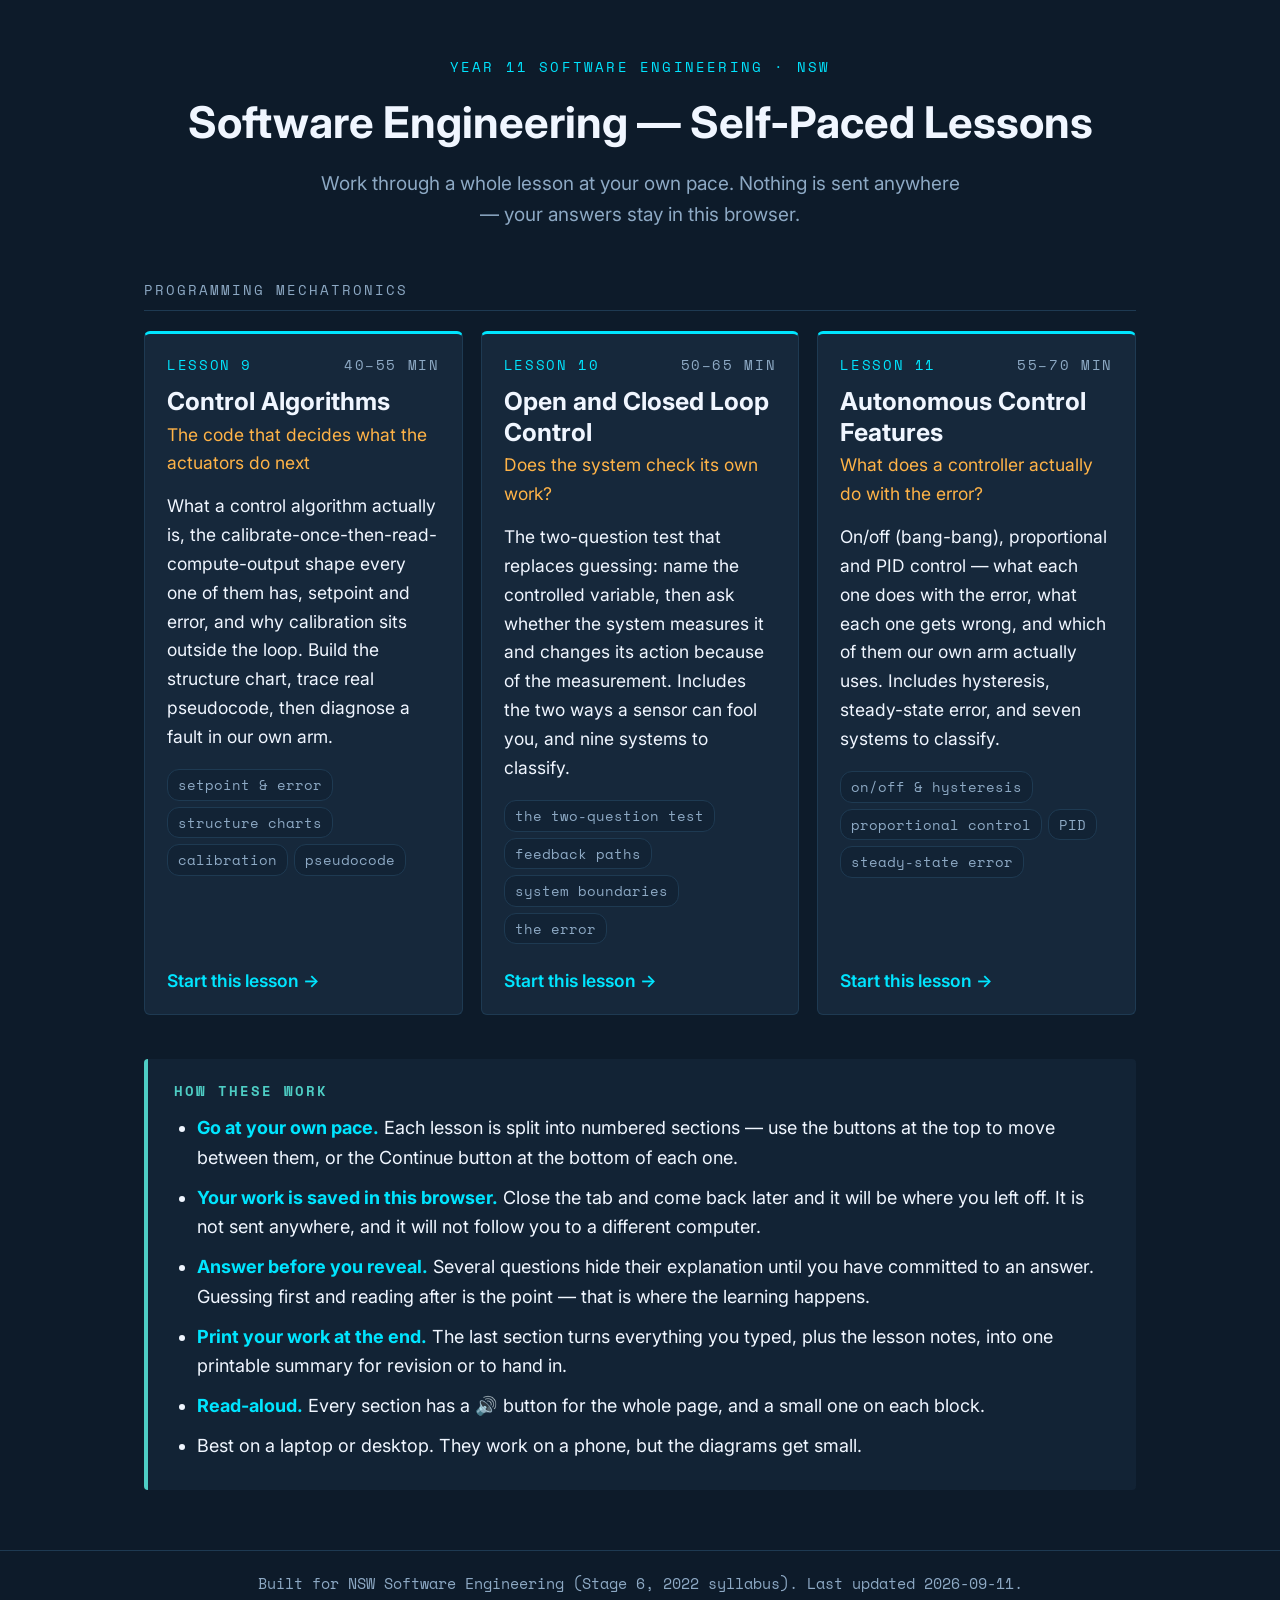
<file: index.html>
<!DOCTYPE html>
<html lang="en">
<head>
<meta charset="UTF-8">
<meta name="viewport" content="width=device-width, initial-scale=1.0">
<title>Software Engineering — Self-Paced Lessons</title>
<link rel="stylesheet" href="style.css">
</head>
<body>

<header class="site-header">
  <div class="eyebrow">Year 11 Software Engineering · NSW</div>
  <h1>Software Engineering — Self-Paced Lessons</h1>
  <p class="sub">Work through a whole lesson at your own pace. Nothing is sent anywhere — your answers stay in this browser.</p>
</header>

<main>
  <div class="unit-label">Programming Mechatronics</div>
  <div class="lesson-grid">
      <a class="lesson-card" href="lesson-09/">
        <div class="card-head">
          <span class="card-number">Lesson 9</span>
          <span class="card-time">40–55 min</span>
        </div>
        <h2>Control Algorithms</h2>
        <p class="card-sub">The code that decides what the actuators do next</p>
        <p class="card-blurb">What a control algorithm actually is, the calibrate-once-then-read-compute-output shape every one of them has, setpoint and error, and why calibration sits outside the loop. Build the structure chart, trace real pseudocode, then diagnose a fault in our own arm.</p>
        <ul class="card-topics"><li>setpoint &amp; error</li><li>structure charts</li><li>calibration</li><li>pseudocode</li></ul>
        <span class="card-go">Start this lesson →</span>
      </a>
      <a class="lesson-card" href="lesson-10/">
        <div class="card-head">
          <span class="card-number">Lesson 10</span>
          <span class="card-time">50–65 min</span>
        </div>
        <h2>Open and Closed Loop Control</h2>
        <p class="card-sub">Does the system check its own work?</p>
        <p class="card-blurb">The two-question test that replaces guessing: name the controlled variable, then ask whether the system measures it and changes its action because of the measurement. Includes the two ways a sensor can fool you, and nine systems to classify.</p>
        <ul class="card-topics"><li>the two-question test</li><li>feedback paths</li><li>system boundaries</li><li>the error</li></ul>
        <span class="card-go">Start this lesson →</span>
      </a>
      <a class="lesson-card" href="lesson-11/">
        <div class="card-head">
          <span class="card-number">Lesson 11</span>
          <span class="card-time">55–70 min</span>
        </div>
        <h2>Autonomous Control Features</h2>
        <p class="card-sub">What does a controller actually do with the error?</p>
        <p class="card-blurb">On/off (bang-bang), proportional and PID control — what each one does with the error, what each one gets wrong, and which of them our own arm actually uses. Includes hysteresis, steady-state error, and seven systems to classify.</p>
        <ul class="card-topics"><li>on/off &amp; hysteresis</li><li>proportional control</li><li>PID</li><li>steady-state error</li></ul>
        <span class="card-go">Start this lesson →</span>
      </a>
  </div>

  <section class="how-to">
    <h3>How these work</h3>
    <ul>
      <li><strong>Go at your own pace.</strong> Each lesson is split into numbered sections — use the buttons at the top to move between them, or the Continue button at the bottom of each one.</li>
      <li><strong>Your work is saved in this browser.</strong> Close the tab and come back later and it will be where you left off. It is not sent anywhere, and it will not follow you to a different computer.</li>
      <li><strong>Answer before you reveal.</strong> Several questions hide their explanation until you have committed to an answer. Guessing first and reading after is the point — that is where the learning happens.</li>
      <li><strong>Print your work at the end.</strong> The last section turns everything you typed, plus the lesson notes, into one printable summary for revision or to hand in.</li>
      <li><strong>Read-aloud.</strong> Every section has a 🔊 button for the whole page, and a small one on each block.</li>
      <li>Best on a laptop or desktop. They work on a phone, but the diagrams get small.</li>
    </ul>
  </section>
</main>

<footer>
  <p>Built for NSW Software Engineering (Stage 6, 2022 syllabus). Last updated 2026-09-11.</p>
</footer>

</body>
</html>
</file>
<file: style.css>
@import url('https://fonts.googleapis.com/css2?family=Space+Mono:wght@400;700&family=Inter:wght@300;400;500;600;700&display=swap');

/* Same tokens as the lesson sites, so the homepage and the lessons read as one
   thing rather than two. */
:root {
  --navy: #0D1B2A;
  --navy-mid: #122335;
  --navy-card: #16283B;
  --cyan: #00E5FF;
  --cyan-dim: #0099BB;
  --slate: #8DA9C4;
  --white: #F0F6FF;
  --amber: #FFB347;
  --green: #4ECDC4;
  --border: #1E3A52;
  --content-width: 1040px;
}

* { box-sizing: border-box; }
html { font-size: 19px; }
body {
  margin: 0;
  background: var(--navy);
  color: var(--white);
  font-family: 'Inter', sans-serif;
  line-height: 1.65;
}

.site-header {
  max-width: var(--content-width);
  margin: 0 auto;
  padding: 56px 24px 12px;
  text-align: center;
}
.eyebrow {
  font-family: 'Space Mono', monospace;
  font-size: 0.72em;
  text-transform: uppercase;
  letter-spacing: 0.16em;
  color: var(--cyan);
  margin-bottom: 0.6em;
}
.site-header h1 { font-size: 2.3em; margin: 0 0 0.2em; }
.site-header .sub { color: var(--slate); margin: 0 auto; max-width: 640px; }

main { max-width: var(--content-width); margin: 0 auto; padding: 0 24px 60px; }

.unit-label {
  font-family: 'Space Mono', monospace;
  font-size: 0.75em;
  text-transform: uppercase;
  letter-spacing: 0.14em;
  color: var(--slate);
  border-bottom: 1px solid var(--border);
  padding-bottom: 8px;
  margin: 36px 0 20px;
}

.lesson-grid {
  display: grid;
  grid-template-columns: repeat(auto-fit, minmax(290px, 1fr));
  gap: 18px;
}

.lesson-card {
  display: flex;
  flex-direction: column;
  background: var(--navy-card);
  border: 1px solid var(--border);
  border-top: 3px solid var(--cyan);
  border-radius: 6px;
  padding: 20px 22px 18px;
  text-decoration: none;
  color: inherit;
  transition: border-color 0.15s ease, transform 0.15s ease;
}
.lesson-card:hover, .lesson-card:focus-visible {
  border-color: var(--cyan);
  transform: translateY(-2px);
  outline: none;
}
.card-head {
  display: flex;
  justify-content: space-between;
  align-items: baseline;
  font-family: 'Space Mono', monospace;
  font-size: 0.72em;
  letter-spacing: 0.12em;
  text-transform: uppercase;
  margin-bottom: 0.7em;
}
.card-number { color: var(--cyan); }
.card-time { color: var(--slate); }
.lesson-card h2 { font-size: 1.3em; margin: 0 0 0.15em; line-height: 1.25; }
.card-sub { color: var(--amber); margin: 0 0 0.8em; font-size: 0.92em; }
.card-blurb { margin: 0 0 1em; font-size: 0.92em; color: var(--white); }
.card-topics {
  list-style: none;
  display: flex;
  flex-wrap: wrap;
  gap: 6px;
  padding: 0;
  margin: 0 0 1.2em;
}
.card-topics li {
  background: var(--navy-mid);
  border: 1px solid var(--border);
  border-radius: 12px;
  padding: 3px 10px;
  font-size: 0.75em;
  color: var(--slate);
  font-family: 'Space Mono', monospace;
}
.card-go {
  margin-top: auto;
  color: var(--cyan);
  font-weight: 600;
  font-size: 0.92em;
}

.how-to {
  margin-top: 44px;
  background: var(--navy-mid);
  border-left: 4px solid var(--green);
  border-radius: 4px;
  padding: 20px 26px;
}
.how-to h3 {
  color: var(--green);
  font-family: 'Space Mono', monospace;
  font-size: 0.74em;
  text-transform: uppercase;
  letter-spacing: 0.14em;
  margin: 0 0 0.8em;
}
.how-to ul { margin: 0; padding-left: 1.2em; }
.how-to li { margin-bottom: 0.55em; font-size: 0.95em; }
.how-to strong { color: var(--cyan); }

footer {
  border-top: 1px solid var(--border);
  padding: 20px 24px 40px;
  text-align: center;
}
footer p {
  max-width: var(--content-width);
  margin: 0 auto;
  color: var(--slate);
  font-size: 0.8em;
  font-family: 'Space Mono', monospace;
}

@media (max-width: 600px) {
  .site-header h1 { font-size: 1.7em; }
  .site-header { padding-top: 36px; }
}
</file>
